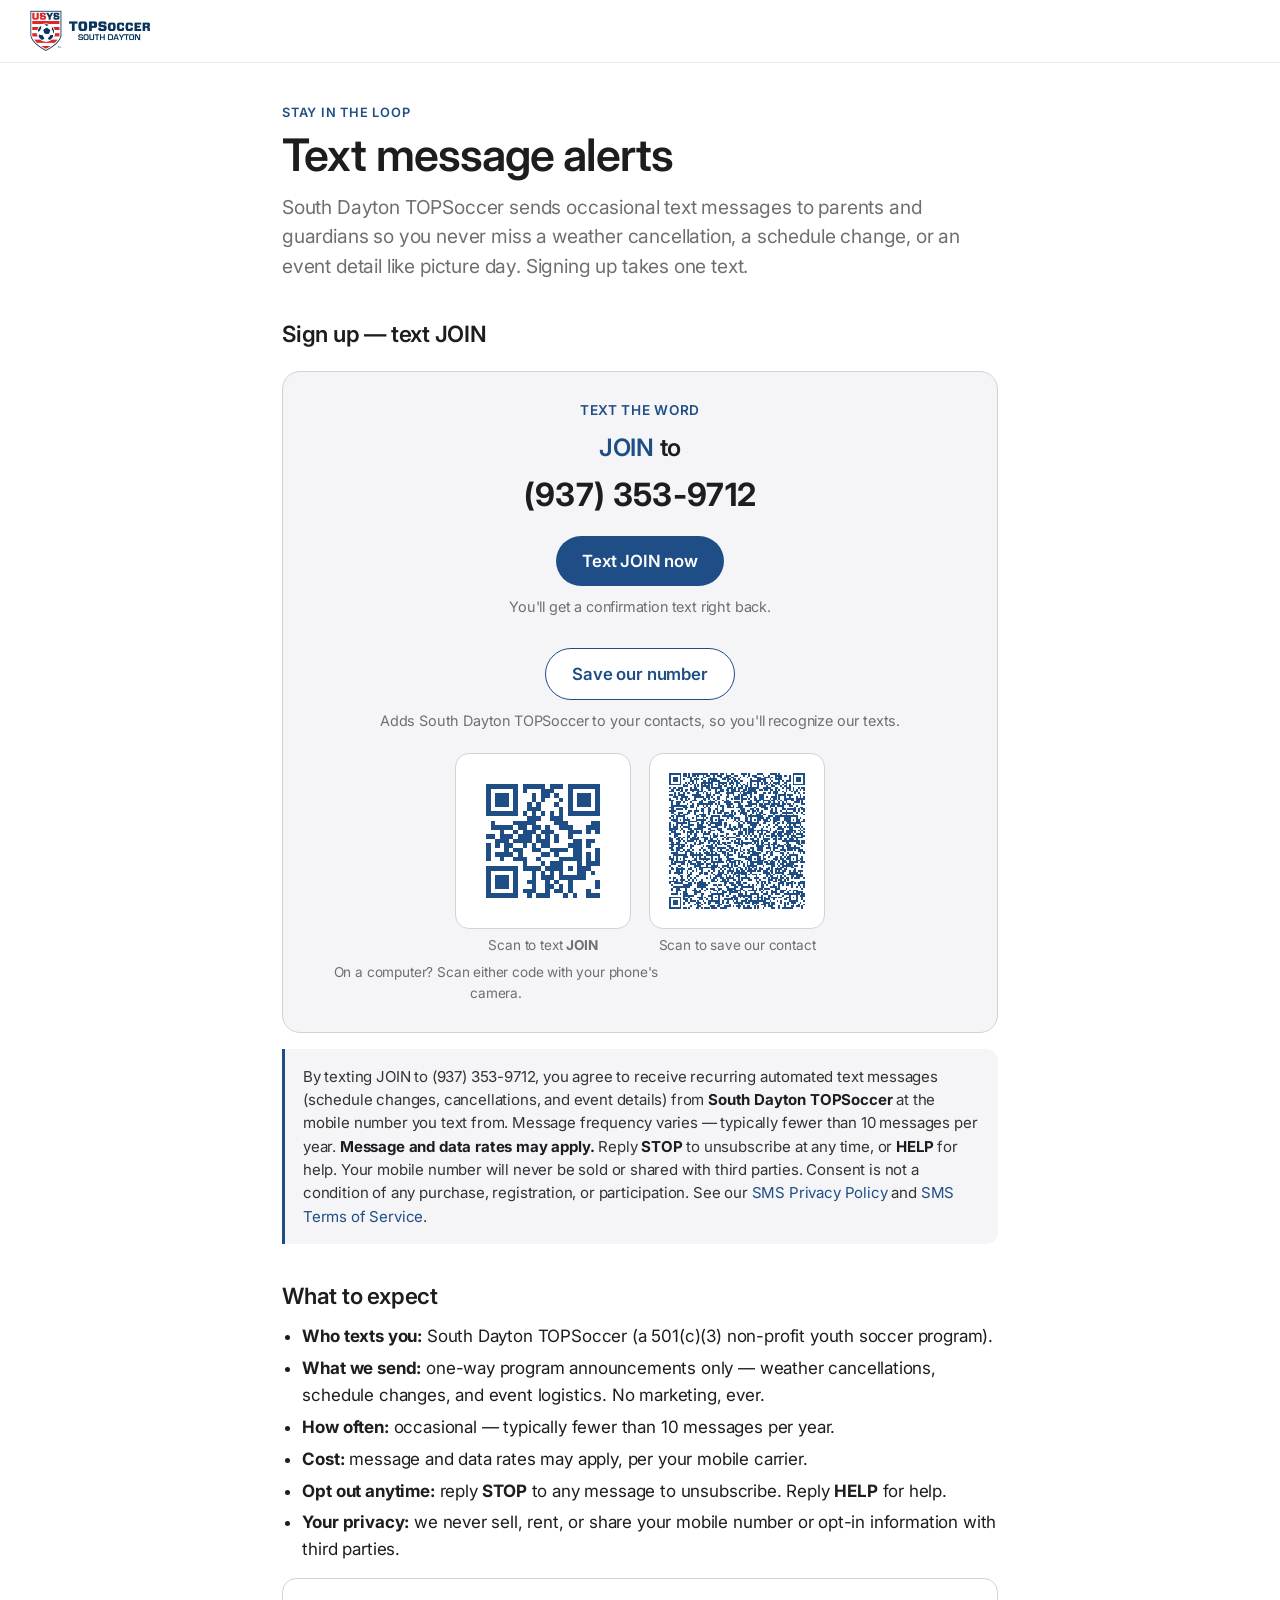
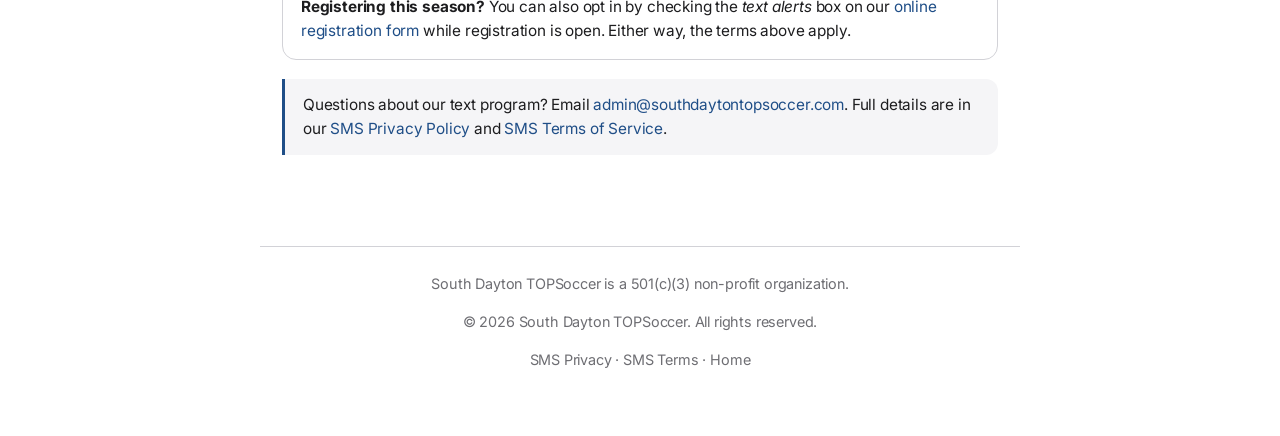
<file: sms-optin.html>
<!DOCTYPE html>
<!-- South Dayton TOPSoccer — SMS opt-in / consent page · Version: 2.4
     v2.4: added a secondary "Save our number" action — a ghost button linking to
     /southdaytontopsoccer.vcf (adds the org to contacts; TEL labels TEXT + Hotline) and a
     second QR beside the JOIN QR for desktop visitors. JOIN opt-in + consent text unchanged.
     Ship /southdaytontopsoccer.vcf to the repo ROOT alongside this file.
     v2.3: header now uses the official USYS TOPSoccer South Dayton logo (embedded), replacing
     the ball mark + redundant text; fixed the brand link underlining on hover (.brand:hover).
     v2.2: FIXED the QR — the v2.1 inline SVG had no viewBox, so CSS-resizing cropped it
     to the top-left corner (unscannable). Replaced with an embedded PNG data-URI
     (verified to decode to SMSTO:+19373539712:JOIN). Self-contained, no external dependency.
     v2.1: added a scannable QR code under the "Text JOIN now" button — encodes
     SMSTO:+19373539712:JOIN so a phone camera opens a pre-filled "JOIN" text.
     Footer link to this page added site-wide in index.html v3.19 (footer "Text Alerts").
     v2.0: primary opt-in is now TEXT "JOIN" to the org's 937 number (year-round,
     works when registration is closed). Keyword call-to-action + full consent
     disclosures posted publicly for A2P 10DLC carrier review. GoSports checkbox
     kept as the secondary in-season path.
     v1.0: initial page (registration-checkbox opt-in).
     Standalone public page (deploys to repo ROOT → served at /sms-optin).
     Publicly loadable with no login so a Twilio/TCR reviewer can verify consent.
     Self-contained: inline CSS, brand palette copied from styles.css v3.21. -->
<html lang="en">
<head>
  <meta charset="utf-8">
  <meta name="viewport" content="width=device-width, initial-scale=1">
  <meta name="theme-color" content="#ffffff">
  <link rel="icon" type="image/svg+xml" href="mark.svg">
  <title>Text Message Alerts — South Dayton TOPSoccer</title>
  <meta name="description" content="Sign up for South Dayton TOPSoccer text alerts by texting JOIN. See the consent terms for our SMS program.">
  <link rel="preconnect" href="https://fonts.googleapis.com">
  <link rel="preconnect" href="https://fonts.gstatic.com" crossorigin>
  <link href="https://fonts.googleapis.com/css2?family=Inter:wght@400;500;600;700&display=swap" rel="stylesheet">
  <style>
    :root{
      --bg:#ffffff; --bg-alt:#f5f5f7; --ink:#1d1d1f; --muted:#6e6e73;
      --blue:#1f4e87; --link:#1f4e87; --line:#d2d2d7; --radius:18px; --maxw:760px;
      --font:"Inter",-apple-system,BlinkMacSystemFont,"SF Pro Text","Helvetica Neue",Helvetica,Arial,sans-serif;
    }
    *{box-sizing:border-box}
    html{scroll-behavior:smooth}
    body{margin:0;background:var(--bg);color:var(--ink);font-family:var(--font);
      line-height:1.55;font-size:17px;-webkit-font-smoothing:antialiased;letter-spacing:-.01em;
      overflow-wrap:break-word;word-break:break-word;}
    img,svg{max-width:100%}
    a{color:var(--link);text-decoration:none}
    a:hover{text-decoration:underline}
    h1{font-weight:600;font-size:clamp(2rem,5vw,2.8rem);line-height:1.08;letter-spacing:-.02em;margin:0 0 .3em}
    h2{font-weight:600;font-size:1.4rem;letter-spacing:-.01em;margin:2.2rem 0 .6rem}
    p{margin:0 0 1rem}
    .muted{color:var(--muted)}
    .nav{position:sticky;top:0;z-index:20;display:flex;align-items:center;gap:10px;
      padding:10px 22px;min-height:56px;background:rgba(255,255,255,.92);
      backdrop-filter:saturate(180%) blur(20px);border-bottom:1px solid rgba(0,0,0,.08);}
    .brand{display:flex;align-items:center;gap:8px;font-weight:600;font-size:1.05rem;color:var(--ink)}
    .brand:hover{text-decoration:none}
    .brand img{height:42px;width:auto;display:block}
    .wrap{max-width:var(--maxw);margin:0 auto;padding:40px 22px 72px}
    .eyebrow{font-size:.8rem;font-weight:600;text-transform:uppercase;letter-spacing:.06em;color:var(--blue);margin:0 0 8px}
    .lead{font-size:1.2rem;color:var(--muted);margin:0 0 1.4rem}
    /* JOIN call-to-action card — the primary, year-round opt-in */
    .cta{border:1px solid var(--line);border-radius:var(--radius);background:var(--bg-alt);
      padding:28px 24px;margin:1.2rem 0 1rem;text-align:center}
    .cta .cta-kicker{font-size:.85rem;font-weight:600;text-transform:uppercase;letter-spacing:.05em;color:var(--blue);margin:0 0 8px}
    .cta .cta-line{font-size:1.5rem;font-weight:600;margin:0 0 4px;letter-spacing:-.01em}
    .cta .cta-word{color:var(--blue)}
    .cta .cta-num{font-size:2rem;font-weight:700;letter-spacing:.01em;margin:2px 0 16px;display:block}
    .cta .cta-num a{color:var(--ink)}
    .btn{display:inline-block;background:var(--blue);color:#fff;padding:12px 26px;border-radius:980px;font-weight:600;font-size:1.05rem}
    .btn:hover{background:#2a5fa0;text-decoration:none}
    .btn-sub{font-size:.9rem;color:var(--muted);margin-top:10px}
    /* QR — encodes SMSTO:+19373539712:JOIN so a scan opens a pre-filled "JOIN" text */
    .qr{margin-top:20px;display:flex;flex-direction:column;align-items:center;gap:8px}
    .qr-frame{background:#fff;border:1px solid var(--line);border-radius:14px;padding:12px;line-height:0}
    .qr-frame img{width:180px;height:180px;display:block;image-rendering:pixelated}
    .qr-cap{font-size:.85rem;color:var(--muted);margin:0;max-width:34ch}
    /* Consent disclosure — the exact language a carrier reviewer must see */
    .consent{border-left:3px solid var(--blue);background:var(--bg-alt);border-radius:0 12px 12px 0;
      padding:16px 18px;margin:1rem 0 1.4rem;font-size:.94rem;line-height:1.55;color:#333}
    .consent strong{color:var(--ink)}
    ul{margin:0 0 1rem;padding-left:1.2em}
    li{margin:.35rem 0}
    .secondary{border:1px solid var(--line);border-radius:14px;padding:16px 18px;margin:1rem 0;font-size:.96rem;background:#fff}
    .callout{border-left:3px solid var(--blue);background:var(--bg-alt);border-radius:0 12px 12px 0;padding:14px 18px;margin:1.2rem 0;font-size:.96rem}
    .footer{border-top:1px solid var(--line);max-width:var(--maxw);margin:0 auto;padding:26px 22px 48px;text-align:center;color:var(--muted);font-size:.9rem}
    .footer a{color:var(--muted)}
    .footer .legal{margin-top:8px}
    /* v2.4 secondary action: save-to-contacts */
    .btn-ghost{background:#fff;color:var(--blue);border:1px solid var(--blue);margin-top:14px}
    .btn-ghost:hover{background:var(--bg-alt);text-decoration:none}
    .qr-row{flex-direction:row;flex-wrap:wrap;justify-content:center;gap:18px}
    .qr-item{display:flex;flex-direction:column;align-items:center;gap:6px}
    .qr-item .qr-frame img{width:150px;height:150px}
    .qr-note{font-size:.85rem;color:var(--muted);margin:6px 0 0;max-width:42ch}
  </style>
</head>
<body>

  <header class="nav">
    <a class="brand" href="/">
      <img src="[data-uri]" alt="South Dayton TOPSoccer" />
    </a>
  </header>

  <main class="wrap">
    <p class="eyebrow">Stay in the loop</p>
    <h1>Text message alerts</h1>
    <p class="lead">South Dayton TOPSoccer sends occasional text messages to parents and
      guardians so you never miss a weather cancellation, a schedule change, or an event
      detail like picture day. Signing up takes one text.</p>

    <h2>Sign up — text JOIN</h2>
    <div class="cta">
      <p class="cta-kicker">Text the word</p>
      <p class="cta-line"><span class="cta-word">JOIN</span> to</p>
      <span class="cta-num"><a href="sms:+19373539712?&body=JOIN">(937) 353-9712</a></span>
      <a class="btn" href="sms:+19373539712?&body=JOIN">Text JOIN now</a>
      <p class="btn-sub">You'll get a confirmation text right back.</p>
      <a class="btn btn-ghost" href="/southdaytontopsoccer.vcf" download="South Dayton TOPSoccer.vcf">Save our number</a>
      <p class="btn-sub">Adds South Dayton TOPSoccer to your contacts, so you'll recognize our texts.</p>
      <div class="qr qr-row">
        <div class="qr-item">
          <div class="qr-frame"><img alt="QR code — scan to text JOIN to (937) 353-9712" src="[data-uri]"></div>
          <p class="qr-cap">Scan to text <strong>JOIN</strong></p>
        </div>
        <div class="qr-item">
          <div class="qr-frame"><img alt="QR code — scan to save South Dayton TOPSoccer to your contacts" src="[data-uri]"></div>
          <p class="qr-cap">Scan to save our contact</p>
        </div>
      </div>
      <p class="qr-note">On a computer? Scan either code with your phone's camera.</p>
    </div>

    <div class="consent">
      By texting JOIN to (937) 353-9712, you agree to receive recurring automated text
      messages (schedule changes, cancellations, and event details) from
      <strong>South Dayton TOPSoccer</strong> at the mobile number you text from.
      Message frequency varies — typically fewer than 10 messages per year.
      <strong>Message and data rates may apply.</strong> Reply <strong>STOP</strong> to
      unsubscribe at any time, or <strong>HELP</strong> for help. Your mobile number will
      never be sold or shared with third parties. Consent is not a condition of any purchase,
      registration, or participation. See our <a href="/sms-privacy">SMS Privacy Policy</a>
      and <a href="/sms-terms">SMS Terms of Service</a>.
    </div>

    <h2>What to expect</h2>
    <ul>
      <li><strong>Who texts you:</strong> South Dayton TOPSoccer (a 501(c)(3) non-profit youth soccer program).</li>
      <li><strong>What we send:</strong> one-way program announcements only — weather
        cancellations, schedule changes, and event logistics. No marketing, ever.</li>
      <li><strong>How often:</strong> occasional — typically fewer than 10 messages per year.</li>
      <li><strong>Cost:</strong> message and data rates may apply, per your mobile carrier.</li>
      <li><strong>Opt out anytime:</strong> reply <strong>STOP</strong> to any message to
        unsubscribe. Reply <strong>HELP</strong> for help.</li>
      <li><strong>Your privacy:</strong> we never sell, rent, or share your mobile number or
        opt-in information with third parties.</li>
    </ul>

    <div class="secondary">
      <strong>Registering this season?</strong> You can also opt in by checking the
      <em>text alerts</em> box on our <a href="https://system.gotsport.com/programs/6P1428487?reg_role=player" target="_blank" rel="noopener">online registration form</a>
      while registration is open. Either way, the terms above apply.
    </div>

    <div class="callout">
      Questions about our text program? Email
      <a href="mailto:admin@southdaytontopsoccer.com">admin@southdaytontopsoccer.com</a>.
      Full details are in our <a href="/sms-privacy">SMS Privacy Policy</a> and
      <a href="/sms-terms">SMS Terms of Service</a>.
    </div>
  </main>

  <footer class="footer">
    <p>South Dayton TOPSoccer is a 501(c)(3) non-profit organization.</p>
    <p class="muted">&copy; <span id="year"></span> South Dayton TOPSoccer. All rights reserved.</p>
    <p class="legal"><a href="/sms-privacy">SMS Privacy</a> &middot; <a href="/sms-terms">SMS Terms</a> &middot; <a href="/">Home</a></p>
  </footer>

  <script>document.getElementById('year').textContent = new Date().getFullYear();</script>
</body>
</html>
</file>
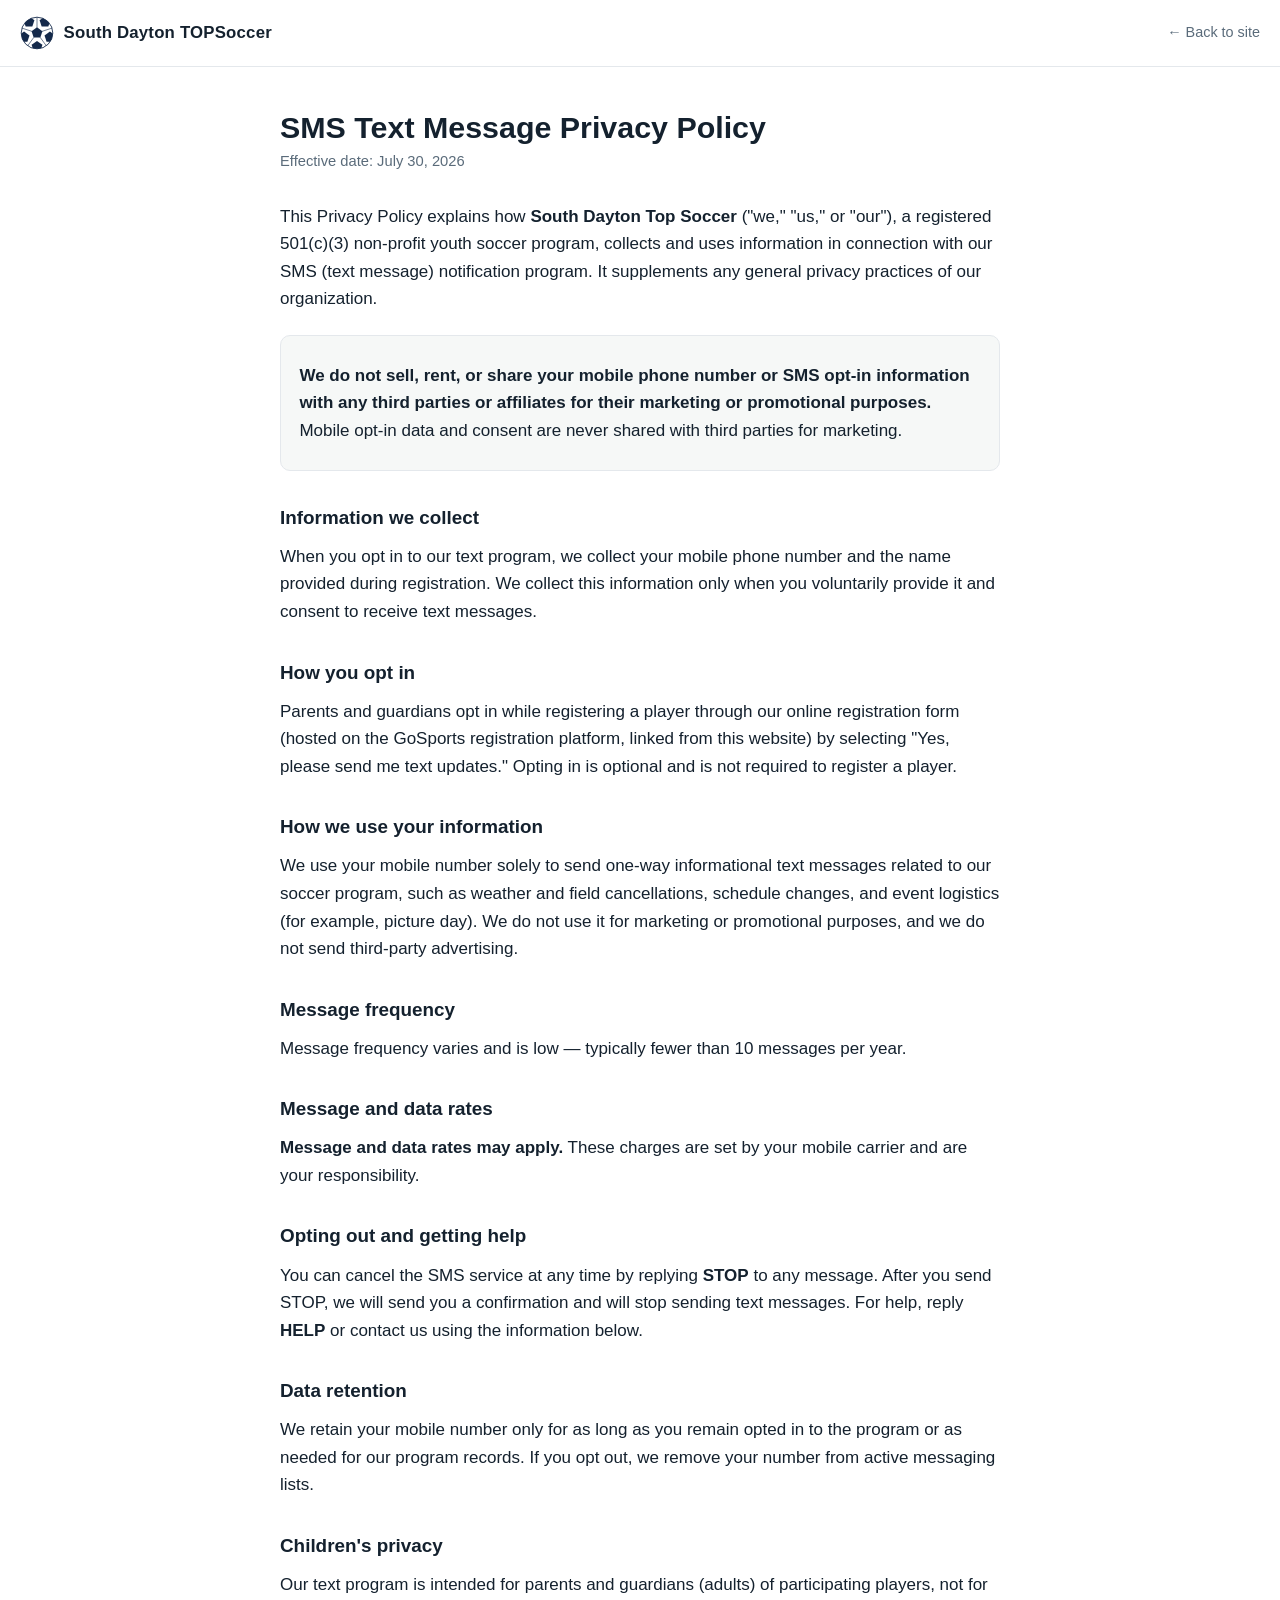
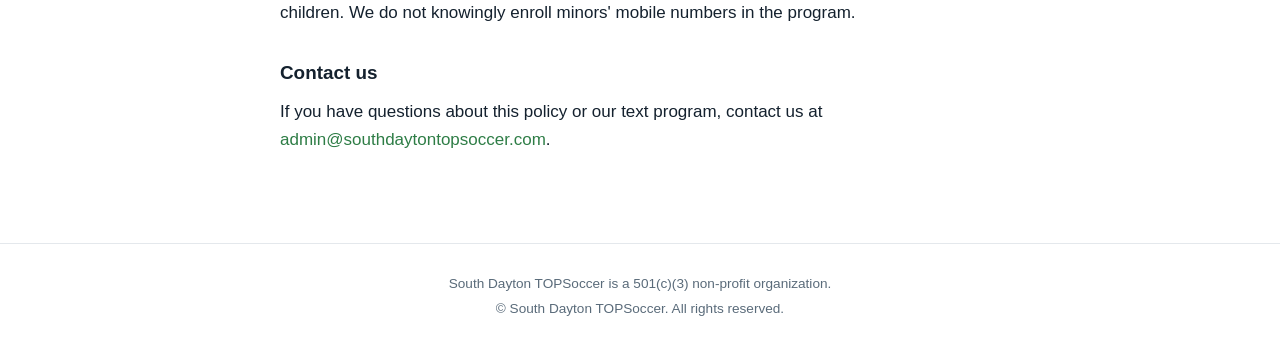
<file: sms-privacy.html>
<!DOCTYPE html>
<html lang="en">
<head>
<meta charset="utf-8">
<meta name="viewport" content="width=device-width, initial-scale=1">
<meta name="theme-color" content="#ffffff">
<title>SMS Privacy Policy — South Dayton TOPSoccer</title>
<meta name="description" content="Privacy policy for the South Dayton TOPSoccer text message (SMS) notification program.">
<style>
  :root{
    --ink:#14212e;
    --muted:#5a6b7a;
    --accent:#2e7d46;
    --line:#e4e8ec;
    --bg:#ffffff;
    --soft:#f6f8f7;
  }
  *{box-sizing:border-box}
  html{-webkit-text-size-adjust:100%}
  body{
    margin:0;
    font-family:-apple-system,BlinkMacSystemFont,"Segoe UI",Roboto,Helvetica,Arial,sans-serif;
    color:var(--ink);
    background:var(--bg);
    line-height:1.62;
    font-size:17px;
  }
  a{color:var(--accent);text-decoration:none}
  a:hover{text-decoration:underline}
  header.site{
    display:flex;align-items:center;gap:.6rem;
    padding:1rem 1.25rem;border-bottom:1px solid var(--line);
  }
  header.site img{height:34px;width:auto;display:block}
  header.site .name{font-weight:700;font-size:1.05rem;letter-spacing:.2px}
  header.site .back{margin-left:auto;font-size:.9rem;color:var(--muted)}
  main{max-width:760px;margin:0 auto;padding:2.4rem 1.25rem 3rem}
  h1{font-size:1.9rem;line-height:1.2;margin:.2rem 0 .3rem}
  .eff{color:var(--muted);font-size:.92rem;margin:0 0 1.8rem}
  h2{font-size:1.18rem;margin:2rem 0 .5rem}
  p{margin:.6rem 0}
  ul{margin:.5rem 0 .5rem 1.2rem;padding:0}
  li{margin:.35rem 0}
  .callout{
    background:var(--soft);border:1px solid var(--line);border-radius:10px;
    padding:1rem 1.15rem;margin:1.4rem 0;
  }
  .callout strong{color:var(--ink)}
  footer.site{
    border-top:1px solid var(--line);color:var(--muted);
    font-size:.85rem;text-align:center;padding:1.6rem 1.25rem;margin-top:2rem;
  }
  footer.site p{margin:.2rem 0}
</style>
</head>
<body>
<header class="site">
  <img src="/mark.svg" alt="South Dayton TOPSoccer">
  <span class="name">South Dayton TOPSoccer</span>
  <a class="back" href="/">← Back to site</a>
</header>

<main>
  <h1>SMS Text Message Privacy Policy</h1>
  <p class="eff">Effective date: July 30, 2026</p>

  <p>This Privacy Policy explains how <strong>South Dayton Top Soccer</strong> ("we," "us," or "our"), a registered 501(c)(3) non-profit youth soccer program, collects and uses information in connection with our SMS (text message) notification program. It supplements any general privacy practices of our organization.</p>

  <div class="callout">
    <p><strong>We do not sell, rent, or share your mobile phone number or SMS opt-in information with any third parties or affiliates for their marketing or promotional purposes.</strong> Mobile opt-in data and consent are never shared with third parties for marketing.</p>
  </div>

  <h2>Information we collect</h2>
  <p>When you opt in to our text program, we collect your mobile phone number and the name provided during registration. We collect this information only when you voluntarily provide it and consent to receive text messages.</p>

  <h2>How you opt in</h2>
  <p>Parents and guardians opt in while registering a player through our online registration form (hosted on the GoSports registration platform, linked from this website) by selecting "Yes, please send me text updates." Opting in is optional and is not required to register a player.</p>

  <h2>How we use your information</h2>
  <p>We use your mobile number solely to send one-way informational text messages related to our soccer program, such as weather and field cancellations, schedule changes, and event logistics (for example, picture day). We do not use it for marketing or promotional purposes, and we do not send third-party advertising.</p>

  <h2>Message frequency</h2>
  <p>Message frequency varies and is low — typically fewer than 10 messages per year.</p>

  <h2>Message and data rates</h2>
  <p><strong>Message and data rates may apply.</strong> These charges are set by your mobile carrier and are your responsibility.</p>

  <h2>Opting out and getting help</h2>
  <p>You can cancel the SMS service at any time by replying <strong>STOP</strong> to any message. After you send STOP, we will send you a confirmation and will stop sending text messages. For help, reply <strong>HELP</strong> or contact us using the information below.</p>

  <h2>Data retention</h2>
  <p>We retain your mobile number only for as long as you remain opted in to the program or as needed for our program records. If you opt out, we remove your number from active messaging lists.</p>

  <h2>Children's privacy</h2>
  <p>Our text program is intended for parents and guardians (adults) of participating players, not for children. We do not knowingly enroll minors' mobile numbers in the program.</p>

  <h2>Contact us</h2>
  <p>If you have questions about this policy or our text program, contact us at <a href="mailto:admin@southdaytontopsoccer.com">admin@southdaytontopsoccer.com</a>.</p>
</main>

<footer class="site">
  <p>South Dayton TOPSoccer is a 501(c)(3) non-profit organization.</p>
  <p>© South Dayton TOPSoccer. All rights reserved.</p>
</footer>
</body>
</html>
</file>
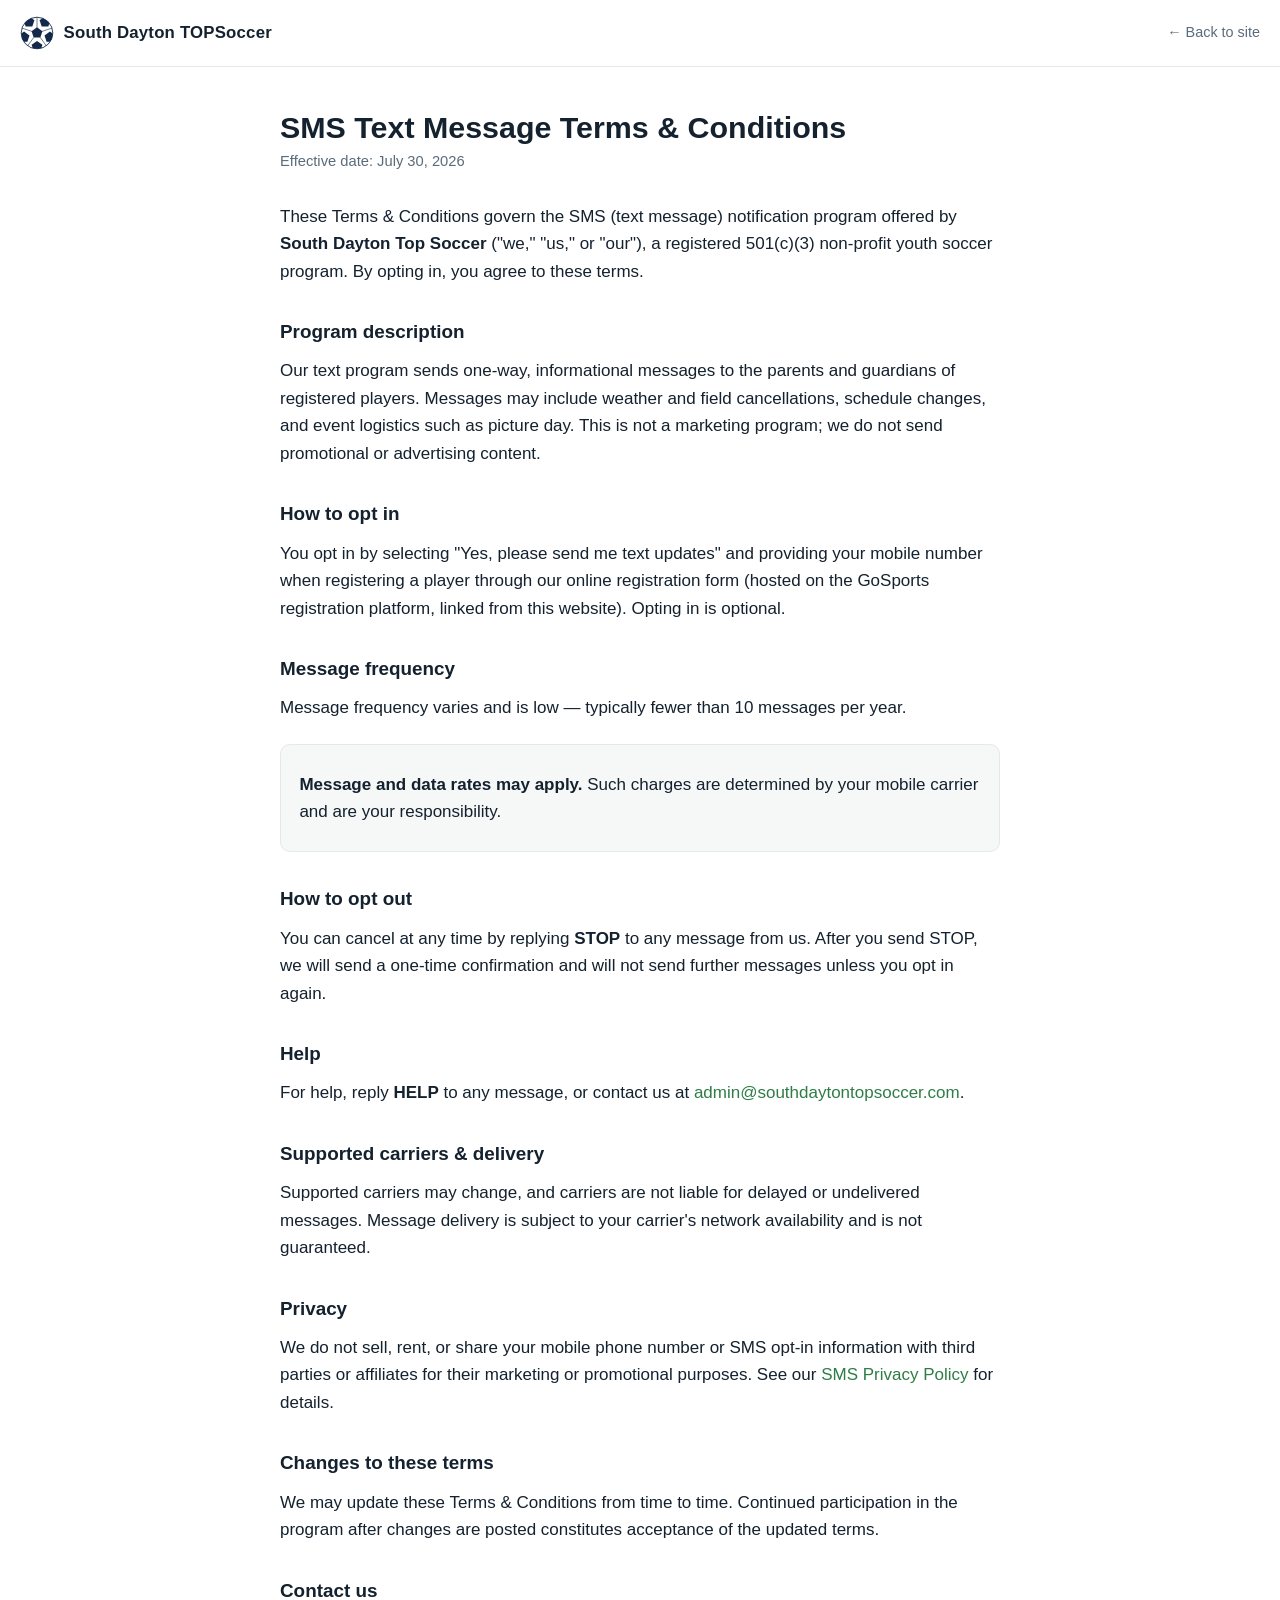
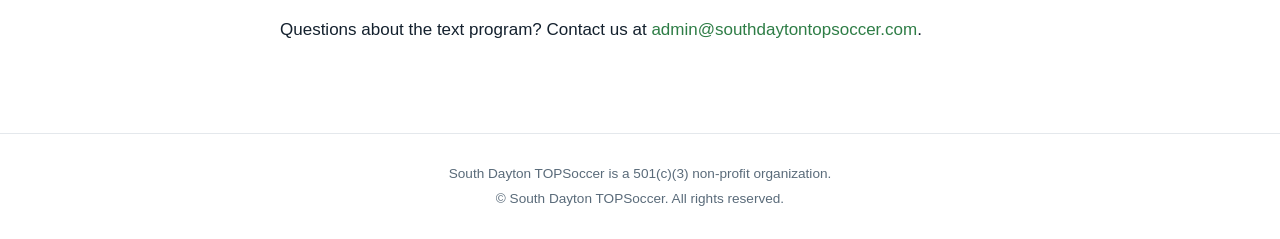
<file: sms-terms.html>
<!DOCTYPE html>
<html lang="en">
<head>
<meta charset="utf-8">
<meta name="viewport" content="width=device-width, initial-scale=1">
<meta name="theme-color" content="#ffffff">
<title>SMS Terms &amp; Conditions — South Dayton TOPSoccer</title>
<meta name="description" content="Terms and conditions for the South Dayton TOPSoccer text message (SMS) notification program.">
<style>
  :root{
    --ink:#14212e;
    --muted:#5a6b7a;
    --accent:#2e7d46;
    --line:#e4e8ec;
    --bg:#ffffff;
    --soft:#f6f8f7;
  }
  *{box-sizing:border-box}
  html{-webkit-text-size-adjust:100%}
  body{
    margin:0;
    font-family:-apple-system,BlinkMacSystemFont,"Segoe UI",Roboto,Helvetica,Arial,sans-serif;
    color:var(--ink);
    background:var(--bg);
    line-height:1.62;
    font-size:17px;
  }
  a{color:var(--accent);text-decoration:none}
  a:hover{text-decoration:underline}
  header.site{
    display:flex;align-items:center;gap:.6rem;
    padding:1rem 1.25rem;border-bottom:1px solid var(--line);
  }
  header.site img{height:34px;width:auto;display:block}
  header.site .name{font-weight:700;font-size:1.05rem;letter-spacing:.2px}
  header.site .back{margin-left:auto;font-size:.9rem;color:var(--muted)}
  main{max-width:760px;margin:0 auto;padding:2.4rem 1.25rem 3rem}
  h1{font-size:1.9rem;line-height:1.2;margin:.2rem 0 .3rem}
  .eff{color:var(--muted);font-size:.92rem;margin:0 0 1.8rem}
  h2{font-size:1.18rem;margin:2rem 0 .5rem}
  p{margin:.6rem 0}
  ul{margin:.5rem 0 .5rem 1.2rem;padding:0}
  li{margin:.35rem 0}
  .callout{
    background:var(--soft);border:1px solid var(--line);border-radius:10px;
    padding:1rem 1.15rem;margin:1.4rem 0;
  }
  .callout strong{color:var(--ink)}
  footer.site{
    border-top:1px solid var(--line);color:var(--muted);
    font-size:.85rem;text-align:center;padding:1.6rem 1.25rem;margin-top:2rem;
  }
  footer.site p{margin:.2rem 0}
</style>
</head>
<body>
<header class="site">
  <img src="/mark.svg" alt="South Dayton TOPSoccer">
  <span class="name">South Dayton TOPSoccer</span>
  <a class="back" href="/">← Back to site</a>
</header>

<main>
  <h1>SMS Text Message Terms &amp; Conditions</h1>
  <p class="eff">Effective date: July 30, 2026</p>

  <p>These Terms &amp; Conditions govern the SMS (text message) notification program offered by <strong>South Dayton Top Soccer</strong> ("we," "us," or "our"), a registered 501(c)(3) non-profit youth soccer program. By opting in, you agree to these terms.</p>

  <h2>Program description</h2>
  <p>Our text program sends one-way, informational messages to the parents and guardians of registered players. Messages may include weather and field cancellations, schedule changes, and event logistics such as picture day. This is not a marketing program; we do not send promotional or advertising content.</p>

  <h2>How to opt in</h2>
  <p>You opt in by selecting "Yes, please send me text updates" and providing your mobile number when registering a player through our online registration form (hosted on the GoSports registration platform, linked from this website). Opting in is optional.</p>

  <h2>Message frequency</h2>
  <p>Message frequency varies and is low — typically fewer than 10 messages per year.</p>

  <div class="callout">
    <p><strong>Message and data rates may apply.</strong> Such charges are determined by your mobile carrier and are your responsibility.</p>
  </div>

  <h2>How to opt out</h2>
  <p>You can cancel at any time by replying <strong>STOP</strong> to any message from us. After you send STOP, we will send a one-time confirmation and will not send further messages unless you opt in again.</p>

  <h2>Help</h2>
  <p>For help, reply <strong>HELP</strong> to any message, or contact us at <a href="mailto:admin@southdaytontopsoccer.com">admin@southdaytontopsoccer.com</a>.</p>

  <h2>Supported carriers &amp; delivery</h2>
  <p>Supported carriers may change, and carriers are not liable for delayed or undelivered messages. Message delivery is subject to your carrier's network availability and is not guaranteed.</p>

  <h2>Privacy</h2>
  <p>We do not sell, rent, or share your mobile phone number or SMS opt-in information with third parties or affiliates for their marketing or promotional purposes. See our <a href="/sms-privacy">SMS Privacy Policy</a> for details.</p>

  <h2>Changes to these terms</h2>
  <p>We may update these Terms &amp; Conditions from time to time. Continued participation in the program after changes are posted constitutes acceptance of the updated terms.</p>

  <h2>Contact us</h2>
  <p>Questions about the text program? Contact us at <a href="mailto:admin@southdaytontopsoccer.com">admin@southdaytontopsoccer.com</a>.</p>
</main>

<footer class="site">
  <p>South Dayton TOPSoccer is a 501(c)(3) non-profit organization.</p>
  <p>© South Dayton TOPSoccer. All rights reserved.</p>
</footer>
</body>
</html>
</file>
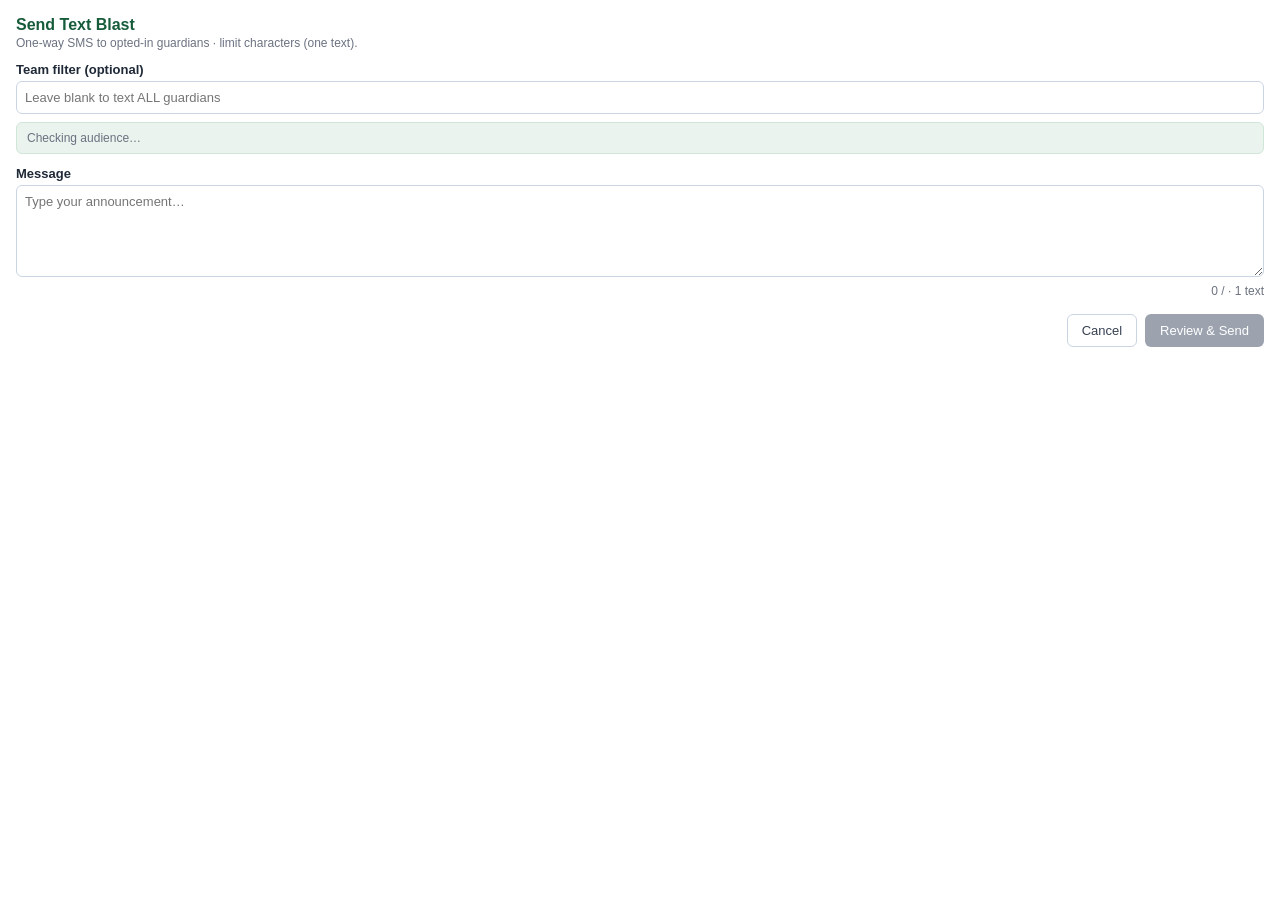
<file: SmsCompose.html>
<!DOCTYPE html>
<html>
<head>
  <base target="_top">
  <meta charset="utf-8">
  <style>
    body { font-family: Arial, Helvetica, sans-serif; margin: 0; padding: 16px; color: #1f2937; font-size: 13px; }
    h2 { margin: 0 0 2px; font-size: 16px; color: #175C3A; }
    .sub { color: #6b7280; margin-bottom: 10px; font-size: 12px; }
    label { font-weight: bold; display: block; margin: 12px 0 4px; }
    input[type=text], textarea {
      width: 100%; box-sizing: border-box; padding: 8px; border: 1px solid #cbd5e1;
      border-radius: 6px; font-size: 13px; font-family: inherit;
    }
    textarea { resize: vertical; min-height: 92px; }
    .counter { text-align: right; font-variant-numeric: tabular-nums; margin-top: 4px; color: #6b7280; font-size: 12px; }
    .counter.warn { color: #b45309; }
    .counter.max { color: #b91c1c; font-weight: bold; }
    .aud { background: #eaf3ee; border: 1px solid #cfe6d8; border-radius: 6px; padding: 8px 10px; margin-top: 8px; font-size: 12px; }
    .aud.warnbox { background: #fef3c7; border-color: #fcd34d; }
    .aud.errbox { background: #fee2e2; border-color: #fca5a5; }
    .spin { color: #6b7280; }
    .preview { background: #f3f4f6; border-radius: 6px; padding: 8px 10px; margin-top: 6px; white-space: pre-wrap; font-size: 13px; }
    .btns { margin-top: 16px; display: flex; gap: 8px; justify-content: flex-end; }
    button { padding: 8px 14px; border-radius: 6px; border: 1px solid transparent; font-size: 13px; cursor: pointer; }
    .primary { background: #175C3A; color: #fff; }
    .primary:disabled { background: #9ca3af; cursor: not-allowed; }
    .ghost { background: #fff; border-color: #cbd5e1; color: #374151; }
    .danger { background: #b91c1c; color: #fff; }
    .danger:disabled { background: #9ca3af; cursor: not-allowed; }
    .hidden { display: none; }
  </style>
</head>
<body>
  <h2>Send Text Blast</h2>
  <div class="sub">One-way SMS to opted-in guardians &middot; limit <?= charLimit ?> characters (one text).</div>

  <!-- COMPOSE -->
  <div id="compose">
    <label>Team filter (optional)</label>
    <input type="text" id="team" placeholder="Leave blank to text ALL guardians">
    <div id="aud" class="aud spin">Checking audience&hellip;</div>

    <label>Message</label>
    <textarea id="msg" maxlength="<?= charLimit ?>" placeholder="Type your announcement&hellip;"></textarea>
    <div class="counter" id="counter">0 / <?= charLimit ?> &middot; 1 text</div>

    <div class="btns">
      <button class="ghost" onclick="google.script.host.close()">Cancel</button>
      <button class="primary" id="review" disabled onclick="showConfirm()">Review &amp; Send</button>
    </div>
  </div>

  <!-- CONFIRM -->
  <div id="confirm" class="hidden">
    <div class="aud" id="confirmAud"></div>
    <label>Message preview</label>
    <div class="preview" id="preview"></div>
    <div class="btns">
      <button class="ghost" id="backBtn" onclick="backToEdit()">Back</button>
      <button class="danger" id="sendNow" onclick="doSend()">Send now</button>
    </div>
  </div>

  <!-- RESULT -->
  <div id="result" class="hidden"></div>

  <script>
    var LIMIT = <?= charLimit ?>;
    var audience = null;

    function segCount(n) { if (n <= 160) return 1; return Math.ceil(n / 153); }

    function updateCounter() {
      var n = document.getElementById('msg').value.length;
      var c = document.getElementById('counter');
      var seg = segCount(n);
      c.textContent = n + ' / ' + LIMIT + ' · ' + seg + (seg === 1 ? ' text' : ' texts');
      c.className = 'counter' + (n >= LIMIT ? ' max' : (n >= LIMIT - 20 ? ' warn' : ''));
      refreshReviewBtn();
    }

    function refreshReviewBtn() {
      var n = document.getElementById('msg').value.trim().length;
      var ok = audience && audience.ok && audience.count > 0 && n > 0;
      document.getElementById('review').disabled = !ok;
    }

    function loadAudience() {
      var team = document.getElementById('team').value;
      var el = document.getElementById('aud');
      el.className = 'aud spin'; el.textContent = 'Checking audience…';
      document.getElementById('review').disabled = true;
      google.script.run
        .withSuccessHandler(function (a) {
          audience = a;
          if (!a.ok) { el.className = 'aud errbox'; el.textContent = 'Error: ' + a.error; return; }
          if (a.requireOptIn && !a.optInFound) {
            el.className = 'aud warnbox';
            el.textContent = 'Opt-in column not found in ' + a.tab + '. Import the latest export first — sending is blocked as a safety default.';
            return;
          }
          if (a.count === 0) {
            el.className = 'aud warnbox';
            el.textContent = 'No opted-in guardians' + (team ? ' on team "' + team + '"' : '') + ' in ' + a.tab + '.';
            return;
          }
          el.className = 'aud';
          el.innerHTML = '<b>' + a.count + '</b> opted-in guardian(s) in ' + a.tab
            + (a.excludedNotOptedIn ? ' · ' + a.excludedNotOptedIn + ' not opted in' : '')
            + (a.optOutCount ? ' · ' + a.optOutCount + ' opted out' : '');
          refreshReviewBtn();
        })
        .withFailureHandler(function (e) {
          el.className = 'aud errbox'; el.textContent = 'Error: ' + e.message;
        })
        .smsComposeAudience(team);
    }

    function showConfirm() {
      var msg = document.getElementById('msg').value;
      document.getElementById('compose').classList.add('hidden');
      document.getElementById('confirm').classList.remove('hidden');
      document.getElementById('confirmAud').innerHTML = 'Text <b>' + audience.count + '</b> guardian(s) in ' + audience.tab + '?';
      document.getElementById('preview').textContent = msg;
    }

    function backToEdit() {
      document.getElementById('confirm').classList.add('hidden');
      document.getElementById('compose').classList.remove('hidden');
    }

    function doSend() {
      var team = document.getElementById('team').value;
      var msg = document.getElementById('msg').value;
      document.getElementById('sendNow').disabled = true;
      document.getElementById('backBtn').disabled = true;
      document.getElementById('confirmAud').innerHTML = '<span class="spin">Sending… keep this box open until it finishes.</span>';
      google.script.run
        .withSuccessHandler(showResult)
        .withFailureHandler(function (e) { showResult({ ok: false, error: e.message }); })
        .smsComposeSend(team, msg);
    }

    function showResult(r) {
      document.getElementById('confirm').classList.add('hidden');
      var el = document.getElementById('result');
      el.classList.remove('hidden');
      if (!r.ok) {
        el.innerHTML = '<div class="aud errbox">' + r.error + '</div>'
          + '<div class="btns"><button class="ghost" onclick="google.script.host.close()">Close</button></div>';
        return;
      }
      el.innerHTML = '<div class="aud">Sent <b>' + r.sent + '</b>, failed ' + r.failed + '.'
        + (r.firstErr ? '<br>First error: ' + r.firstErr : '')
        + '<br>See the SMS_Log tab for the full log.</div>'
        + '<div class="btns"><button class="primary" onclick="google.script.host.close()">Done</button></div>';
    }

    document.getElementById('msg').addEventListener('input', updateCounter);
    document.getElementById('team').addEventListener('change', loadAudience);
    window.addEventListener('load', function () { updateCounter(); loadAudience(); });
  </script>
</body>
</html>
</file>
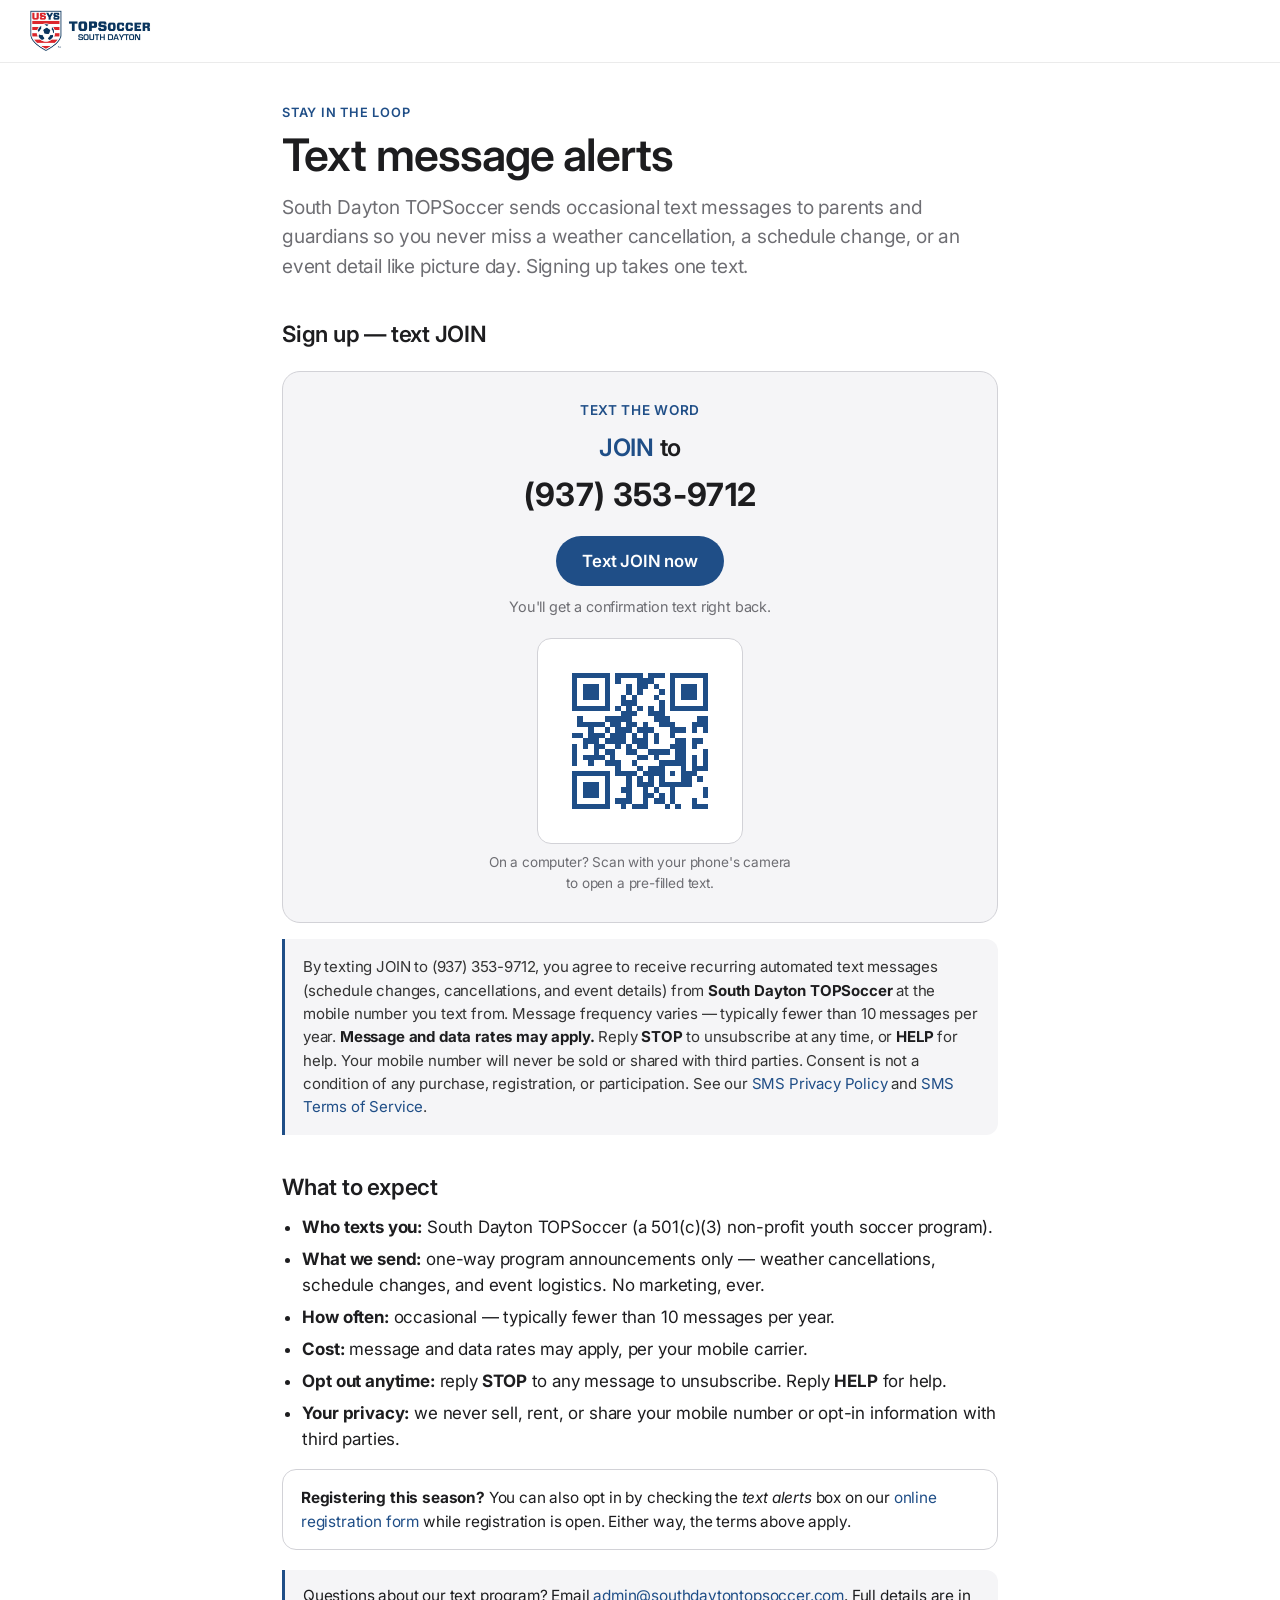
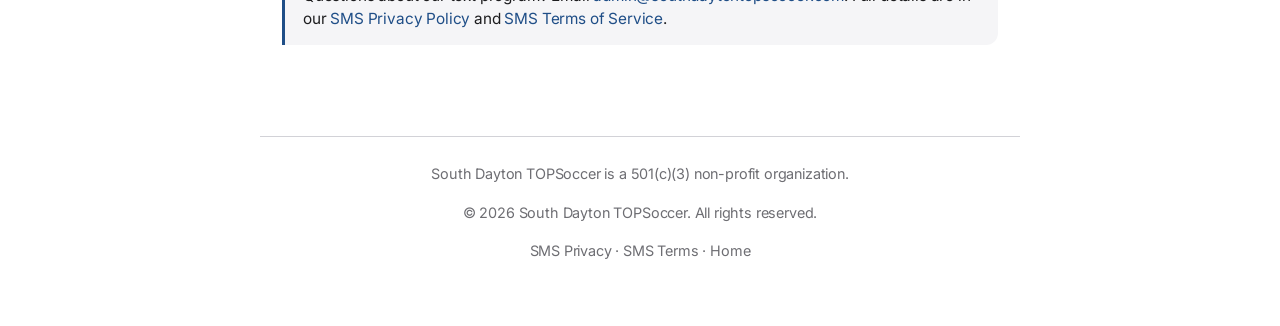
<file: SDTS Website/sms-optin.html>
<!DOCTYPE html>
<!-- South Dayton TOPSoccer — SMS opt-in / consent page · Version: 2.3
     v2.3: header now uses the official USYS TOPSoccer South Dayton logo (embedded), replacing
     the ball mark + redundant text; fixed the brand link underlining on hover (.brand:hover).
     v2.2: FIXED the QR — the v2.1 inline SVG had no viewBox, so CSS-resizing cropped it
     to the top-left corner (unscannable). Replaced with an embedded PNG data-URI
     (verified to decode to SMSTO:+19373539712:JOIN). Self-contained, no external dependency.
     v2.1: added a scannable QR code under the "Text JOIN now" button — encodes
     SMSTO:+19373539712:JOIN so a phone camera opens a pre-filled "JOIN" text.
     Footer link to this page added site-wide in index.html v3.19 (footer "Text Alerts").
     v2.0: primary opt-in is now TEXT "JOIN" to the org's 937 number (year-round,
     works when registration is closed). Keyword call-to-action + full consent
     disclosures posted publicly for A2P 10DLC carrier review. GoSports checkbox
     kept as the secondary in-season path.
     v1.0: initial page (registration-checkbox opt-in).
     Standalone public page (deploys to repo ROOT → served at /sms-optin).
     Publicly loadable with no login so a Twilio/TCR reviewer can verify consent.
     Self-contained: inline CSS, brand palette copied from styles.css v3.21. -->
<html lang="en">
<head>
  <meta charset="utf-8">
  <meta name="viewport" content="width=device-width, initial-scale=1">
  <meta name="theme-color" content="#ffffff">
  <link rel="icon" type="image/svg+xml" href="mark.svg">
  <title>Text Message Alerts — South Dayton TOPSoccer</title>
  <meta name="description" content="Sign up for South Dayton TOPSoccer text alerts by texting JOIN. See the consent terms for our SMS program.">
  <link rel="preconnect" href="https://fonts.googleapis.com">
  <link rel="preconnect" href="https://fonts.gstatic.com" crossorigin>
  <link href="https://fonts.googleapis.com/css2?family=Inter:wght@400;500;600;700&display=swap" rel="stylesheet">
  <style>
    :root{
      --bg:#ffffff; --bg-alt:#f5f5f7; --ink:#1d1d1f; --muted:#6e6e73;
      --blue:#1f4e87; --link:#1f4e87; --line:#d2d2d7; --radius:18px; --maxw:760px;
      --font:"Inter",-apple-system,BlinkMacSystemFont,"SF Pro Text","Helvetica Neue",Helvetica,Arial,sans-serif;
    }
    *{box-sizing:border-box}
    html{scroll-behavior:smooth}
    body{margin:0;background:var(--bg);color:var(--ink);font-family:var(--font);
      line-height:1.55;font-size:17px;-webkit-font-smoothing:antialiased;letter-spacing:-.01em;
      overflow-wrap:break-word;word-break:break-word;}
    img,svg{max-width:100%}
    a{color:var(--link);text-decoration:none}
    a:hover{text-decoration:underline}
    h1{font-weight:600;font-size:clamp(2rem,5vw,2.8rem);line-height:1.08;letter-spacing:-.02em;margin:0 0 .3em}
    h2{font-weight:600;font-size:1.4rem;letter-spacing:-.01em;margin:2.2rem 0 .6rem}
    p{margin:0 0 1rem}
    .muted{color:var(--muted)}
    .nav{position:sticky;top:0;z-index:20;display:flex;align-items:center;gap:10px;
      padding:10px 22px;min-height:56px;background:rgba(255,255,255,.92);
      backdrop-filter:saturate(180%) blur(20px);border-bottom:1px solid rgba(0,0,0,.08);}
    .brand{display:flex;align-items:center;gap:8px;font-weight:600;font-size:1.05rem;color:var(--ink)}
    .brand:hover{text-decoration:none}
    .brand img{height:42px;width:auto;display:block}
    .wrap{max-width:var(--maxw);margin:0 auto;padding:40px 22px 72px}
    .eyebrow{font-size:.8rem;font-weight:600;text-transform:uppercase;letter-spacing:.06em;color:var(--blue);margin:0 0 8px}
    .lead{font-size:1.2rem;color:var(--muted);margin:0 0 1.4rem}
    /* JOIN call-to-action card — the primary, year-round opt-in */
    .cta{border:1px solid var(--line);border-radius:var(--radius);background:var(--bg-alt);
      padding:28px 24px;margin:1.2rem 0 1rem;text-align:center}
    .cta .cta-kicker{font-size:.85rem;font-weight:600;text-transform:uppercase;letter-spacing:.05em;color:var(--blue);margin:0 0 8px}
    .cta .cta-line{font-size:1.5rem;font-weight:600;margin:0 0 4px;letter-spacing:-.01em}
    .cta .cta-word{color:var(--blue)}
    .cta .cta-num{font-size:2rem;font-weight:700;letter-spacing:.01em;margin:2px 0 16px;display:block}
    .cta .cta-num a{color:var(--ink)}
    .btn{display:inline-block;background:var(--blue);color:#fff;padding:12px 26px;border-radius:980px;font-weight:600;font-size:1.05rem}
    .btn:hover{background:#2a5fa0;text-decoration:none}
    .btn-sub{font-size:.9rem;color:var(--muted);margin-top:10px}
    /* QR — encodes SMSTO:+19373539712:JOIN so a scan opens a pre-filled "JOIN" text */
    .qr{margin-top:20px;display:flex;flex-direction:column;align-items:center;gap:8px}
    .qr-frame{background:#fff;border:1px solid var(--line);border-radius:14px;padding:12px;line-height:0}
    .qr-frame img{width:180px;height:180px;display:block;image-rendering:pixelated}
    .qr-cap{font-size:.85rem;color:var(--muted);margin:0;max-width:34ch}
    /* Consent disclosure — the exact language a carrier reviewer must see */
    .consent{border-left:3px solid var(--blue);background:var(--bg-alt);border-radius:0 12px 12px 0;
      padding:16px 18px;margin:1rem 0 1.4rem;font-size:.94rem;line-height:1.55;color:#333}
    .consent strong{color:var(--ink)}
    ul{margin:0 0 1rem;padding-left:1.2em}
    li{margin:.35rem 0}
    .secondary{border:1px solid var(--line);border-radius:14px;padding:16px 18px;margin:1rem 0;font-size:.96rem;background:#fff}
    .callout{border-left:3px solid var(--blue);background:var(--bg-alt);border-radius:0 12px 12px 0;padding:14px 18px;margin:1.2rem 0;font-size:.96rem}
    .footer{border-top:1px solid var(--line);max-width:var(--maxw);margin:0 auto;padding:26px 22px 48px;text-align:center;color:var(--muted);font-size:.9rem}
    .footer a{color:var(--muted)}
    .footer .legal{margin-top:8px}
  </style>
</head>
<body>

  <header class="nav">
    <a class="brand" href="/">
      <img src="[data-uri]" alt="South Dayton TOPSoccer" />
    </a>
  </header>

  <main class="wrap">
    <p class="eyebrow">Stay in the loop</p>
    <h1>Text message alerts</h1>
    <p class="lead">South Dayton TOPSoccer sends occasional text messages to parents and
      guardians so you never miss a weather cancellation, a schedule change, or an event
      detail like picture day. Signing up takes one text.</p>

    <h2>Sign up — text JOIN</h2>
    <div class="cta">
      <p class="cta-kicker">Text the word</p>
      <p class="cta-line"><span class="cta-word">JOIN</span> to</p>
      <span class="cta-num"><a href="sms:+19373539712?&body=JOIN">(937) 353-9712</a></span>
      <a class="btn" href="sms:+19373539712?&body=JOIN">Text JOIN now</a>
      <p class="btn-sub">You'll get a confirmation text right back.</p>
      <div class="qr">
        <div class="qr-frame"><img alt="QR code — scan to text JOIN to (937) 353-9712" src="[data-uri]"></div>
        <p class="qr-cap">On a computer? Scan with your phone's camera to open a pre-filled text.</p>
      </div>
    </div>

    <div class="consent">
      By texting JOIN to (937) 353-9712, you agree to receive recurring automated text
      messages (schedule changes, cancellations, and event details) from
      <strong>South Dayton TOPSoccer</strong> at the mobile number you text from.
      Message frequency varies — typically fewer than 10 messages per year.
      <strong>Message and data rates may apply.</strong> Reply <strong>STOP</strong> to
      unsubscribe at any time, or <strong>HELP</strong> for help. Your mobile number will
      never be sold or shared with third parties. Consent is not a condition of any purchase,
      registration, or participation. See our <a href="/sms-privacy">SMS Privacy Policy</a>
      and <a href="/sms-terms">SMS Terms of Service</a>.
    </div>

    <h2>What to expect</h2>
    <ul>
      <li><strong>Who texts you:</strong> South Dayton TOPSoccer (a 501(c)(3) non-profit youth soccer program).</li>
      <li><strong>What we send:</strong> one-way program announcements only — weather
        cancellations, schedule changes, and event logistics. No marketing, ever.</li>
      <li><strong>How often:</strong> occasional — typically fewer than 10 messages per year.</li>
      <li><strong>Cost:</strong> message and data rates may apply, per your mobile carrier.</li>
      <li><strong>Opt out anytime:</strong> reply <strong>STOP</strong> to any message to
        unsubscribe. Reply <strong>HELP</strong> for help.</li>
      <li><strong>Your privacy:</strong> we never sell, rent, or share your mobile number or
        opt-in information with third parties.</li>
    </ul>

    <div class="secondary">
      <strong>Registering this season?</strong> You can also opt in by checking the
      <em>text alerts</em> box on our <a href="https://system.gotsport.com/programs/6P1428487?reg_role=player" target="_blank" rel="noopener">online registration form</a>
      while registration is open. Either way, the terms above apply.
    </div>

    <div class="callout">
      Questions about our text program? Email
      <a href="mailto:admin@southdaytontopsoccer.com">admin@southdaytontopsoccer.com</a>.
      Full details are in our <a href="/sms-privacy">SMS Privacy Policy</a> and
      <a href="/sms-terms">SMS Terms of Service</a>.
    </div>
  </main>

  <footer class="footer">
    <p>South Dayton TOPSoccer is a 501(c)(3) non-profit organization.</p>
    <p class="muted">&copy; <span id="year"></span> South Dayton TOPSoccer. All rights reserved.</p>
    <p class="legal"><a href="/sms-privacy">SMS Privacy</a> &middot; <a href="/sms-terms">SMS Terms</a> &middot; <a href="/">Home</a></p>
  </footer>

  <script>document.getElementById('year').textContent = new Date().getFullYear();</script>
</body>
</html>
</file>
